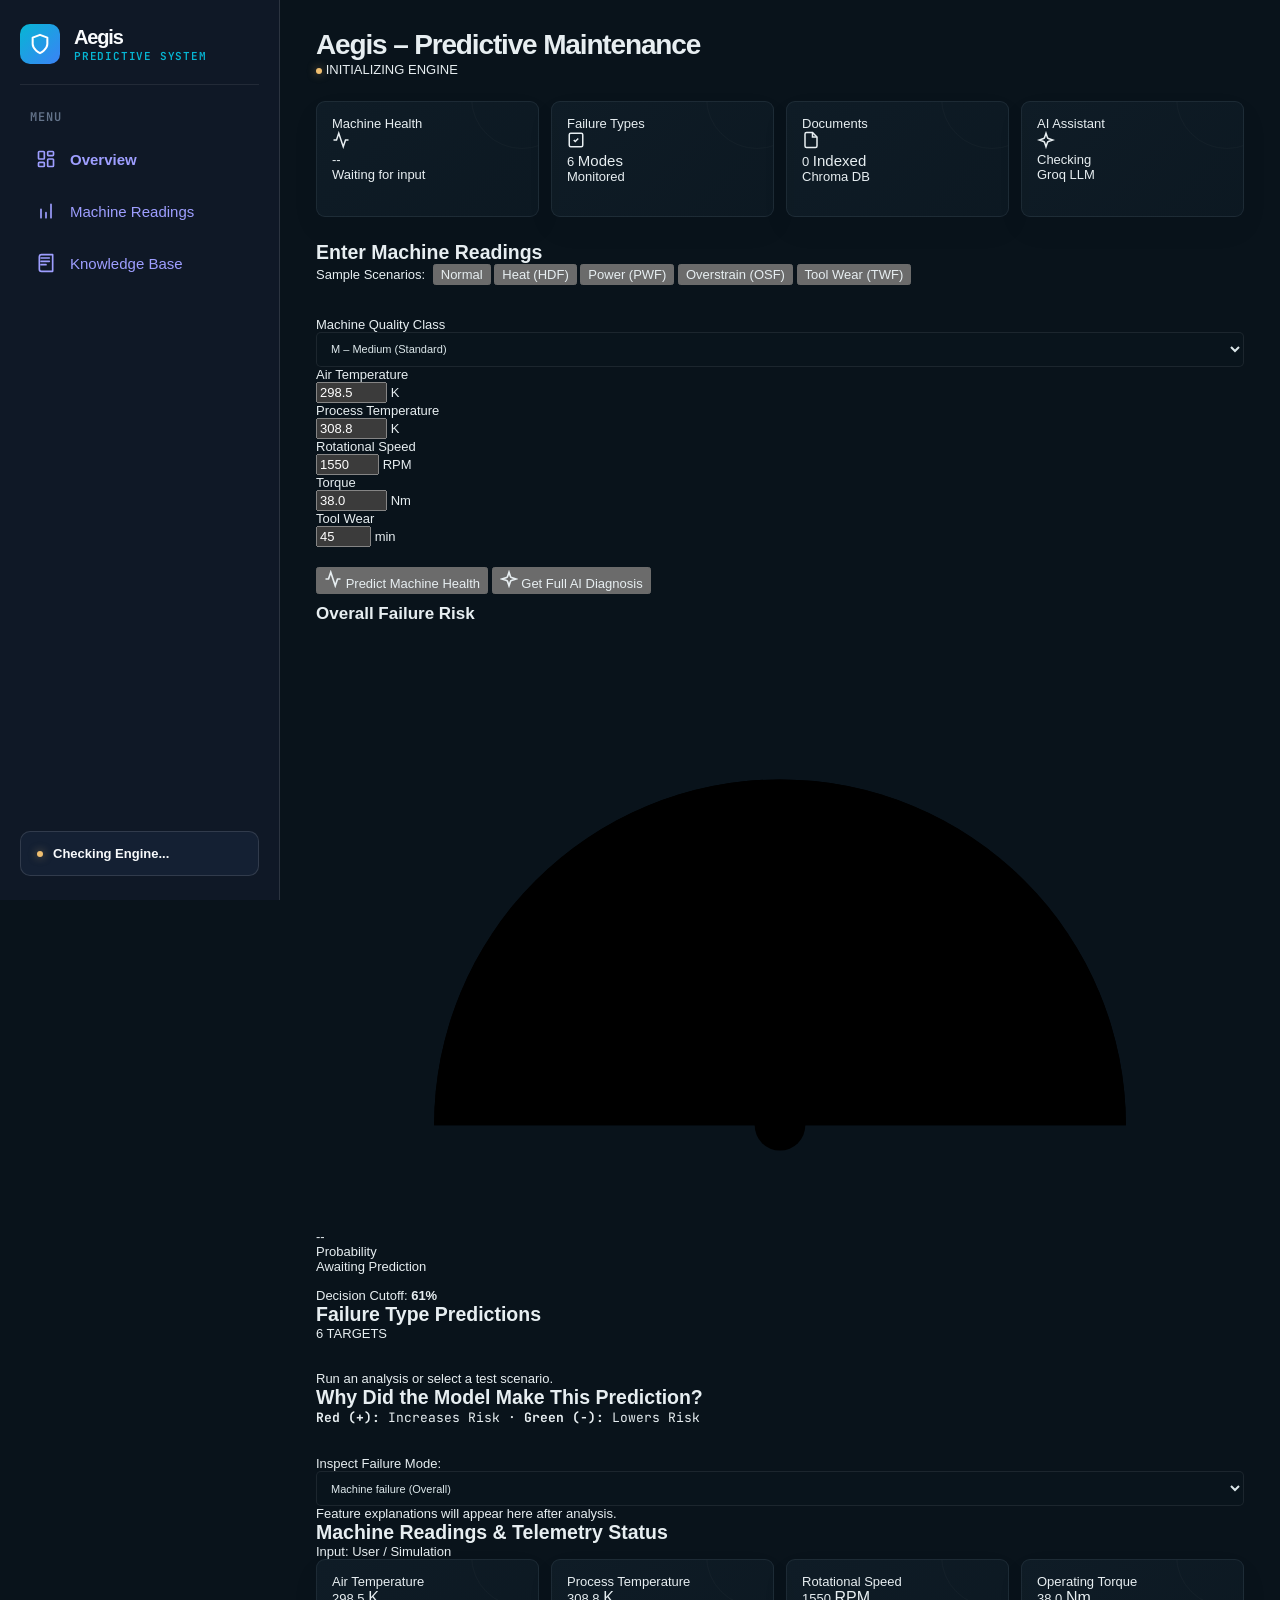
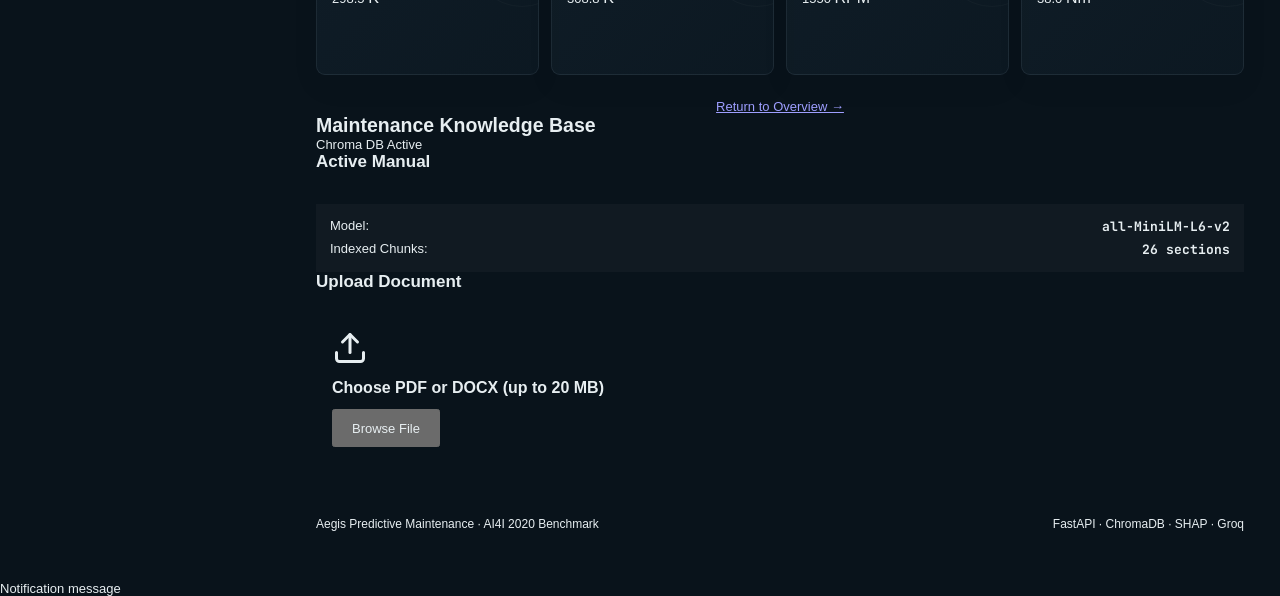
<file: prdictive maintance/static/index.html>
<!DOCTYPE html>
<html lang="en">
<head>
  <meta charset="UTF-8">
  <meta name="viewport" content="width=device-width, initial-scale=1.0">
  <meta name="theme-color" content="#0c131f">
  <title>Aegis | Predictive Maintenance System</title>
  
  <!-- Modern Inter & JetBrains Mono Typography -->
  <link rel="preconnect" href="https://fonts.googleapis.com">
  <link rel="preconnect" href="https://fonts.gstatic.com" crossorigin>
  <link href="https://fonts.googleapis.com/css2?family=Inter:wght@400;500;600;700;800&family=JetBrains+Mono:wght@400;500;600&display=swap" rel="stylesheet">
  
  <!-- Cache-Busting Version Query Parameter -->
  <link rel="stylesheet" href="/static/styles.css?v=5.1">
</head>
<body>
  <div class="app-shell" style="display: flex; min-height: 100vh;">
    
    <!-- Sidebar Navigation -->
    <aside class="sidebar" style="width: 280px; position: fixed; top: 0; bottom: 0; left: 0; z-index: 100; background-color: #0f1826; border-right: 1px solid rgba(255,255,255,0.12); padding: 24px 20px; display: flex; flex-direction: column;">
      <a class="brand-container" href="#overview" style="display: flex; align-items: center; gap: 14px; padding-bottom: 20px; border-bottom: 1px solid rgba(255,255,255,0.08); margin-bottom: 24px; text-decoration: none;">
        <div class="brand-logo-icon" style="width: 40px; height: 40px; min-width: 40px; min-height: 40px; background: linear-gradient(135deg, #06b6d4, #3b82f6); border-radius: 10px; display: flex; align-items: center; justify-content: center; color: white;">
          <svg viewBox="0 0 24 24" width="22" height="22" stroke="currentColor" stroke-width="2.2" fill="none" stroke-linecap="round" stroke-linejoin="round" style="width: 22px; height: 22px;">
            <path d="M12 22s8-4 8-10V5l-8-3-8 3v7c0 6 8 10 8 10z"/>
          </svg>
        </div>
        <div class="brand-text">
          <h1 style="font-size: 20px; font-weight: 800; color: #f8fafc; margin: 0; line-height: 1.2;">Aegis</h1>
          <p style="font-size: 11px; font-family: 'JetBrains Mono', monospace; color: #06b6d4; text-transform: uppercase; margin: 0; letter-spacing: 0.8px; font-weight: 600;">Predictive System</p>
        </div>
      </a>

      <div class="nav-section-title" style="font-size: 12px; font-family: 'JetBrains Mono', monospace; text-transform: uppercase; letter-spacing: 1px; color: #64748b; margin-bottom: 12px; padding-left: 10px; font-weight: 600;">Menu</div>
      
      <ul class="nav-list" style="list-style: none; padding: 0; margin: 0; display: flex; flex-direction: column; gap: 8px;">
        <li style="list-style: none;">
          <a class="nav-item-link active" href="#overview" data-view="overview" style="display: flex; align-items: center; gap: 14px; padding: 12px 16px; text-decoration: none; border-radius: 10px; font-size: 15px; font-weight: 600;">
            <svg width="20" height="20" viewBox="0 0 24 24" fill="none" stroke="currentColor" stroke-width="2" stroke-linecap="round" stroke-linejoin="round" style="width: 20px; height: 20px; flex-shrink: 0;">
              <rect width="7" height="9" x="3" y="3" rx="1"/>
              <rect width="7" height="5" x="14" y="3" rx="1"/>
              <rect width="7" height="9" x="14" y="12" rx="1"/>
              <rect width="7" height="5" x="3" y="16" rx="1"/>
            </svg>
            <span>Overview</span>
          </a>
        </li>
        <li style="list-style: none;">
          <a class="nav-item-link" href="#readings" data-view="readings" style="display: flex; align-items: center; gap: 14px; padding: 12px 16px; text-decoration: none; border-radius: 10px; font-size: 15px; font-weight: 500;">
            <svg width="20" height="20" viewBox="0 0 24 24" fill="none" stroke="currentColor" stroke-width="2" stroke-linecap="round" stroke-linejoin="round" style="width: 20px; height: 20px; flex-shrink: 0;">
              <path d="M12 20v-6M6 20V10M18 20V4"/>
            </svg>
            <span>Machine Readings</span>
          </a>
        </li>
        <li style="list-style: none;">
          <a class="nav-item-link" href="#knowledge" data-view="knowledge" style="display: flex; align-items: center; gap: 14px; padding: 12px 16px; text-decoration: none; border-radius: 10px; font-size: 15px; font-weight: 500;">
            <svg width="20" height="20" viewBox="0 0 24 24" fill="none" stroke="currentColor" stroke-width="2" stroke-linecap="round" stroke-linejoin="round" style="width: 20px; height: 20px; flex-shrink: 0;">
              <path d="M4 19.5v-15A2.5 2.5 0 0 1 6.5 2H20v20H6.5a2.5 2.5 0 0 1-2.5-2.5Z"/>
              <path d="M6 6h10M6 10h10M6 14h6"/>
            </svg>
            <span>Knowledge Base</span>
          </a>
        </li>
      </ul>

      <!-- System Status Footer in Sidebar -->
      <div class="sidebar-status-card" style="margin-top: auto; padding: 14px 16px; background-color: #142033; border-radius: 10px; border: 1px solid rgba(255,255,255,0.12);">
        <div class="status-indicator" style="display: flex; align-items: center; gap: 10px;">
          <span id="connectionDot" class="status-dot"></span>
          <span id="connectionText" class="status-title" style="font-size: 13px; font-weight: 600; color: #f8fafc;">Checking Engine...</span>
        </div>
      </div>
    </aside>

    <!-- Main Content Area -->
    <main class="main main-wrapper" style="margin-left: 280px; flex: 1; min-width: 0; padding: 28px 36px 50px; max-width: 1440px;">
      
      <!-- Top Page Header -->
      <header class="page-header" style="margin-bottom: 24px;">
        <div class="page-header-text">
          <h1 style="margin: 0; font-size: 28px;">Aegis – Predictive Maintenance</h1>
        </div>
        <div class="header-status-badge">
          <span id="engineBadgeDot" class="status-dot"></span>
          <span id="engineBadge">INITIALIZING ENGINE</span>
        </div>
      </header>

      <!-- VIEW 1: OVERVIEW DASHBOARD -->
      <section id="view-overview" class="app-view active">
        
        <!-- Summary Cards Grid -->
        <div class="summary-grid" style="margin-bottom: 24px;">
          <!-- Summary Card 1: Machine Health -->
          <article class="summary-card">
            <div class="summary-card-header">
              <span class="summary-card-title">Machine Health</span>
              <div class="summary-card-icon teal">
                <svg width="18" height="18" viewBox="0 0 24 24" fill="none" stroke="currentColor" stroke-width="2"><path d="M22 12h-4l-3 9L9 3l-3 9H2"/></svg>
              </div>
            </div>
            <div class="summary-card-value">
              <span id="summaryRiskVal">--</span>
            </div>
            <div>
              <span id="summaryRiskBadge" class="status-pill neutral">Waiting for input</span>
            </div>
          </article>

          <!-- Summary Card 2: Failure Types Checked -->
          <article class="summary-card">
            <div class="summary-card-header">
              <span class="summary-card-title">Failure Types</span>
              <div class="summary-card-icon blue">
                <svg width="18" height="18" viewBox="0 0 24 24" fill="none" stroke="currentColor" stroke-width="2"><rect x="3" y="3" width="18" height="18" rx="2"/><path d="m9 12 2 2 4-4"/></svg>
              </div>
            </div>
            <div class="summary-card-value">
              <span>6</span>
              <span style="font-size: 15px; color: var(--text-muted); font-weight: 500;">Modes</span>
            </div>
            <div>
              <span class="status-pill normal">Monitored</span>
            </div>
          </article>

          <!-- Summary Card 3: Maintenance Documents -->
          <article class="summary-card">
            <div class="summary-card-header">
              <span class="summary-card-title">Documents</span>
              <div class="summary-card-icon green">
                <svg width="18" height="18" viewBox="0 0 24 24" fill="none" stroke="currentColor" stroke-width="2"><path d="M14 2H6a2 2 0 0 0-2 2v16a2 2 0 0 0 2 2h12a2 2 0 0 0 2-2V8z"/><polyline points="14 2 14 8 20 8"/></svg>
              </div>
            </div>
            <div class="summary-card-value">
              <span id="summaryDocCount">0</span>
              <span style="font-size: 15px; color: var(--text-muted); font-weight: 500;">Indexed</span>
            </div>
            <div>
              <span id="summaryDocStatus" class="status-pill neutral">Chroma DB</span>
            </div>
          </article>

          <!-- Summary Card 4: AI Assistant -->
          <article class="summary-card">
            <div class="summary-card-header">
              <span class="summary-card-title">AI Assistant</span>
              <div class="summary-card-icon amber">
                <svg width="18" height="18" viewBox="0 0 24 24" fill="none" stroke="currentColor" stroke-width="2"><path d="m12 3-1.9 5.8a2 2 0 0 1-1.3 1.3L3 12l5.8 1.9a2 2 0 0 1 1.3 1.3L12 21l1.9-5.8a2 2 0 0 1 1.3-1.3L21 12l-5.8-1.9a2 2 0 0 1-1.3-1.3Z"/></svg>
              </div>
            </div>
            <div class="summary-card-value">
              <span id="summaryLlmStatus">Checking</span>
            </div>
            <div>
              <span id="summaryLlmBadge" class="status-pill neutral">Groq LLM</span>
            </div>
          </article>
        </div>

        <!-- Machine Readings Card -->
        <div class="card-panel">
          <div class="card-panel-header" style="margin-bottom: 18px; padding-bottom: 14px;">
            <div class="card-panel-header-text">
              <h2>Enter Machine Readings</h2>
            </div>
            <!-- Preset Scenario Bar -->
            <div class="preset-pills">
              <span style="font-size: 13px; color: var(--text-muted); font-weight: 500; align-self: center; margin-right: 4px;">Sample Scenarios:</span>
              <button class="preset-btn active" type="button" data-scenario="normal" title="Load Normal Safe Operation readings">Normal</button>
              <button class="preset-btn" type="button" data-scenario="hdf" title="Load Heat Dissipation Failure readings">Heat (HDF)</button>
              <button class="preset-btn" type="button" data-scenario="pwf" title="Load Power Failure readings">Power (PWF)</button>
              <button class="preset-btn" type="button" data-scenario="osf" title="Load Overstrain Failure readings">Overstrain (OSF)</button>
              <button class="preset-btn" type="button" data-scenario="twf" title="Load Tool Wear Failure readings">Tool Wear (TWF)</button>
            </div>
          </div>

          <!-- Form Fields Grid -->
          <form id="sensorForm">
            <div class="form-grid-two-column" style="margin-bottom: 20px;">
              <!-- Machine Type -->
              <div class="input-field-group">
                <label class="input-label" for="machineTypeInput">Machine Quality Class</label>
                <div class="input-control-wrap">
                  <select id="machineTypeInput" name="machine_type" class="form-select">
                    <option value="L">L – Low (High Workload Risk)</option>
                    <option value="M" selected>M – Medium (Standard)</option>
                    <option value="H">H – High (Heavy-Duty)</option>
                  </select>
                </div>
              </div>

              <!-- Air Temperature -->
              <div class="input-field-group">
                <label class="input-label" for="airTempInput">Air Temperature</label>
                <div class="input-control-wrap">
                  <input id="airTempInput" name="air_temperature_k" type="number" min="250" max="350" step="0.1" value="298.5" class="form-input" required>
                  <span class="input-unit-badge">K</span>
                </div>
              </div>

              <!-- Process Temperature -->
              <div class="input-field-group">
                <label class="input-label" for="processTempInput">Process Temperature</label>
                <div class="input-control-wrap">
                  <input id="processTempInput" name="process_temperature_k" type="number" min="250" max="400" step="0.1" value="308.8" class="form-input" required>
                  <span class="input-unit-badge">K</span>
                </div>
              </div>

              <!-- Rotational Speed -->
              <div class="input-field-group">
                <label class="input-label" for="rotSpeedInput">Rotational Speed</label>
                <div class="input-control-wrap">
                  <input id="rotSpeedInput" name="rotational_speed_rpm" type="number" min="0" max="5000" step="1" value="1550" class="form-input" required>
                  <span class="input-unit-badge">RPM</span>
                </div>
              </div>

              <!-- Torque -->
              <div class="input-field-group">
                <label class="input-label" for="torqueInput">Torque</label>
                <div class="input-control-wrap">
                  <input id="torqueInput" name="torque_nm" type="number" min="0" max="200" step="0.1" value="38.0" class="form-input" required>
                  <span class="input-unit-badge">Nm</span>
                </div>
              </div>

              <!-- Tool Wear -->
              <div class="input-field-group">
                <label class="input-label" for="toolWearInput">Tool Wear</label>
                <div class="input-control-wrap">
                  <input id="toolWearInput" name="tool_wear_min" type="number" min="0" max="300" step="1" value="45" class="form-input" required>
                  <span class="input-unit-badge">min</span>
                </div>
              </div>
            </div>

            <!-- Action Buttons -->
            <div class="action-button-row">
              <button id="predictButton" class="btn btn-primary" type="button">
                <svg width="18" height="18" viewBox="0 0 24 24" fill="none" stroke="currentColor" stroke-width="2.2"><path d="M22 12h-4l-3 9L9 3l-3 9H2"/></svg>
                <span>Predict Machine Health</span>
              </button>
              <button id="diagnoseButton" class="btn btn-secondary" type="button">
                <svg width="18" height="18" viewBox="0 0 24 24" fill="none" stroke="currentColor" stroke-width="2.2"><path d="m12 3-1.9 5.8a2 2 0 0 1-1.3 1.3L3 12l5.8 1.9a2 2 0 0 1 1.3 1.3L12 21l1.9-5.8a2 2 0 0 1 1.3-1.3L21 12l-5.8-1.9a2 2 0 0 1-1.3-1.3Z"/></svg>
                <span>Get Full AI Diagnosis</span>
              </button>
            </div>
            <div id="formError" style="color: var(--status-alert); font-size: 14px; margin-top: 10px; font-weight: 500;"></div>
          </form>
        </div>

        <!-- Machine Health Results Section -->
        <div id="resultsSection" class="results-container">
          
          <!-- Failure Probability Gauge Card -->
          <div class="risk-gauge-card">
            <h3 style="font-size: 17px; font-weight: 700; color: var(--text-main); margin-bottom: 12px;">Overall Failure Risk</h3>
            
            <div class="gauge-svg-wrapper">
              <svg class="gauge-svg" viewBox="0 0 220 140">
                <defs>
                  <linearGradient id="gaugeGradient" x1="0%" y1="0%" x2="100%" y2="0%">
                    <stop offset="0%" stop-color="#10b981"/>
                    <stop offset="55%" stop-color="#f59e0b"/>
                    <stop offset="100%" stop-color="#ef4444"/>
                  </linearGradient>
                </defs>
                <path class="gauge-track-arc" d="M 28 116 A 82 82 0 0 1 192 116"/>
                <path id="gaugeProgress" class="gauge-fill-arc" d="M 28 116 A 82 82 0 0 1 192 116"/>
                <line id="gaugeNeedle" x1="110" y1="116" x2="110" y2="53" class="gauge-needle-line"/>
                <circle cx="110" cy="116" r="6" class="gauge-center-circle"/>
              </svg>
            </div>

            <div id="gaugeNumber" class="gauge-display-number">--</div>
            <div class="gauge-display-label">Probability</div>
            
            <div id="riskStatusPill" class="status-pill neutral" style="margin-bottom: 14px;">
              Awaiting Prediction
            </div>

            <div class="threshold-info-box" style="margin-bottom: 0;">
              <span>Decision Cutoff:</span>
              <strong id="thresholdValue">61%</strong>
            </div>
          </div>

          <!-- Failure Type Predictions Card Grid -->
          <div class="card-panel" style="margin-bottom: 0;">
            <div class="card-panel-header" style="margin-bottom: 18px; padding-bottom: 12px;">
              <div class="card-panel-header-text">
                <h2>Failure Type Predictions</h2>
              </div>
              <span id="failureTargetsCountBadge" class="status-pill neutral">6 TARGETS</span>
            </div>

            <div id="failureModesContainer" class="failure-types-grid">
              <div class="empty-state-card" style="grid-column: 1 / -1;">
                Run an analysis or select a test scenario.
              </div>
            </div>
          </div>
        </div>

        <!-- SHAP Prediction Explanation Card -->
        <div class="card-panel">
          <div class="card-panel-header" style="margin-bottom: 18px; padding-bottom: 12px;">
            <div class="card-panel-header-text">
              <h2>Why Did the Model Make This Prediction?</h2>
            </div>
            <span style="font-size: 13px; color: var(--text-muted); font-family: 'JetBrains Mono', monospace;">
              <span style="color: var(--status-alert); font-weight: bold;">Red (+):</span> Increases Risk &middot; 
              <span style="color: var(--status-normal); font-weight: bold;">Green (&minus;):</span> Lowers Risk
            </span>
          </div>

          <div class="shap-toolbar">
            <label for="shapTargetSelect">Inspect Failure Mode:</label>
            <select id="shapTargetSelect" class="shap-select">
              <option value="Machine failure">Machine failure (Overall)</option>
              <option value="HDF">Heat dissipation failure (HDF)</option>
              <option value="PWF">Power failure (PWF)</option>
              <option value="OSF">Overstrain failure (OSF)</option>
              <option value="TWF">Tool wear failure (TWF)</option>
              <option value="RNF">Random failure (RNF)</option>
            </select>
          </div>

          <div id="shapContainer">
            <div class="empty-state-card">
              Feature explanations will appear here after analysis.
            </div>
          </div>
        </div>

        <!-- AI Assistant Decision Support Panel -->
        <div id="aiDiagnosisSection" class="diagnosis-panel-wrapper" style="display: none;">
          <div class="card-panel-header" style="border-bottom-color: rgba(139, 92, 246, 0.2); margin-bottom: 18px; padding-bottom: 12px;">
            <div class="card-panel-header-text">
              <h2 style="color: #c4b5fd;">AI Maintenance Assistant</h2>
            </div>
            <span id="faithfulnessBadge" class="status-pill normal">VERIFIED EVIDENCE</span>
          </div>

          <div class="diagnosis-content-grid">
            <!-- Left: Diagnosis Text -->
            <div>
              <h4 style="font-size: 14px; font-weight: 700; color: var(--text-secondary); text-transform: uppercase; margin-bottom: 8px; letter-spacing: 0.5px;">Assessment</h4>
              <div id="diagnosisBodyText" class="diagnosis-text-box"></div>
            </div>

            <!-- Right: Recommended Actions -->
            <div class="actions-checklist-card">
              <h4>Action Checklist</h4>
              <div id="actionsListContainer"></div>
              <div id="evidenceGapsBox" style="margin-top: 14px; font-size: 13px; color: var(--status-caution); display: none;"></div>
            </div>
          </div>

          <!-- Faithfulness Summary Line -->
          <div id="faithfulnessSummaryLine" style="padding: 10px 14px; background-color: rgba(0,0,0,0.3); border-radius: var(--radius-md); font-size: 13px; color: var(--text-secondary); margin-bottom: 16px;"></div>

          <!-- Retrieved Sources -->
          <h4 style="font-size: 14px; font-weight: 700; color: var(--teal-primary); text-transform: uppercase; margin-bottom: 10px; letter-spacing: 0.5px;">Retrieved Sources (ChromaDB)</h4>
          <div id="retrievedSourcesGrid" class="retrieved-sources-grid"></div>
        </div>

      </section>

      <!-- VIEW 2: MACHINE READINGS & TELEMETRY -->
      <section id="view-readings" class="app-view">
        <div class="card-panel">
          <div class="card-panel-header">
            <div class="card-panel-header-text">
              <h2>Machine Readings &amp; Telemetry Status</h2>
            </div>
            <span class="status-pill normal">Input: User / Simulation</span>
          </div>

          <div class="summary-grid" style="margin-bottom: 24px;">
            <div class="summary-card">
              <span class="summary-card-title">Air Temperature</span>
              <div class="summary-card-value"><span id="telemetryAirTemp">298.5</span> <span style="font-size: 16px; color: var(--teal-primary);">K</span></div>
            </div>
            <div class="summary-card">
              <span class="summary-card-title">Process Temperature</span>
              <div class="summary-card-value"><span id="telemetryProcTemp">308.8</span> <span style="font-size: 16px; color: var(--teal-primary);">K</span></div>
            </div>
            <div class="summary-card">
              <span class="summary-card-title">Rotational Speed</span>
              <div class="summary-card-value"><span id="telemetrySpeed">1550</span> <span style="font-size: 16px; color: var(--teal-primary);">RPM</span></div>
            </div>
            <div class="summary-card">
              <span class="summary-card-title">Operating Torque</span>
              <div class="summary-card-value"><span id="telemetryTorque">38.0</span> <span style="font-size: 16px; color: var(--teal-primary);">Nm</span></div>
            </div>
          </div>

          <div style="text-align: center;">
            <a href="#overview" class="btn btn-primary" style="display: inline-flex;">
              Return to Overview &rarr;
            </a>
          </div>
        </div>
      </section>

      <!-- VIEW 3: MAINTENANCE KNOWLEDGE BASE -->
      <section id="view-knowledge" class="app-view">
        <div class="card-panel">
          <div class="card-panel-header">
            <div class="card-panel-header-text">
              <h2>Maintenance Knowledge Base</h2>
            </div>
            <span id="vectorStatusBadge" class="status-pill normal">Chroma DB Active</span>
          </div>

          <div class="knowledge-layout-grid">
            <!-- Active Manual Card -->
            <div class="active-document-card">
              <h3 style="font-size: 17px; font-weight: 700; color: var(--text-main); margin-bottom: 14px;">Active Manual</h3>
              <div id="documentChipsContainer" style="display: flex; flex-direction: column; gap: 8px; margin-bottom: 18px;"></div>

              <div style="background-color: rgba(255, 255, 255, 0.03); border: 1px solid var(--border-subtle); border-radius: var(--radius-md); padding: 14px;">
                <div style="display: flex; justify-content: space-between; margin-bottom: 6px; font-size: 13px;">
                  <span style="color: var(--text-muted);">Model:</span>
                  <strong style="color: var(--text-main); font-family: 'JetBrains Mono', monospace;">all-MiniLM-L6-v2</strong>
                </div>
                <div style="display: flex; justify-content: space-between; font-size: 13px;">
                  <span style="color: var(--text-muted);">Indexed Chunks:</span>
                  <strong id="knowledgeChunkCount" style="color: var(--teal-primary); font-family: 'JetBrains Mono', monospace;">26 sections</strong>
                </div>
              </div>
            </div>

            <!-- Upload & Replace Card -->
            <div class="active-document-card">
              <h3 style="font-size: 17px; font-weight: 700; color: var(--text-main); margin-bottom: 14px;">Upload Document</h3>

              <div id="manualDropzone" class="upload-dropzone" style="padding: 24px 16px;">
                <svg viewBox="0 0 24 24" fill="none" stroke="currentColor" stroke-width="2" stroke-linecap="round" stroke-linejoin="round" style="width: 36px; height: 36px; margin-bottom: 10px;">
                  <path d="M21 15v4a2 2 0 0 1-2 2H5a2 2 0 0 1-2-2v-4"/>
                  <polyline points="17 8 12 3 7 8"/>
                  <line x1="12" y1="3" x2="12" y2="15"/>
                </svg>
                <h3 style="font-size: 16px; margin-bottom: 12px;">Choose PDF or DOCX (up to 20 MB)</h3>
                <button id="manualUploadButton" class="btn btn-primary" type="button" style="height: 38px; font-size: 13px; padding: 0 18px;">
                  Browse File
                </button>
                <input id="manualInput" type="file" accept=".pdf,.docx,application/pdf,application/vnd.openxmlformats-officedocument.wordprocessingml.document" hidden>
              </div>
            </div>
          </div>
        </div>
      </section>

      <!-- Clean Minimal Footer -->
      <footer style="margin-top: 30px; padding-top: 16px; border-top: 1px solid var(--border-subtle); display: flex; justify-content: space-between; align-items: center; font-size: 12px; color: var(--text-muted);">
        <span>Aegis Predictive Maintenance &middot; AI4I 2020 Benchmark</span>
        <span>FastAPI &middot; ChromaDB &middot; SHAP &middot; Groq</span>
      </footer>

    </main>
  </div>

  <!-- Toast Notification Alert -->
  <div id="toast" class="toast-alert" role="status">
    <span id="toastIcon"></span>
    <span id="toastMessage">Notification message</span>
  </div>

  <!-- Client Application Script with Cache-Buster -->
  <script src="/static/app.js?v=5.1"></script>
</body>
</html>
</file>
<file: static/styles.css>
:root {
  color-scheme: dark;
  --bg: #09131b;
  --panel: rgba(15, 27, 37, .88);
  --panel-strong: #101e28;
  --border: rgba(159, 188, 203, .105);
  --text: #e7eef1;
  --muted: #82939d;
  --dim: #53636e;
  --cyan: #67d9cb;
  --green: #69d6a8;
  --amber: #f0bf70;
  --red: #ff7b82;
  --violet: #aaa1ff;
  --mono: "DM Mono", Consolas, monospace;
  --sans: "DM Sans", "Segoe UI", sans-serif;
  --display: Manrope, "Segoe UI", sans-serif;
}

* { box-sizing: border-box; }
html { scroll-behavior: smooth; }
body { margin: 0; min-width: 360px; min-height: 100vh; color: var(--text); background: var(--bg); font-family: var(--sans); font-size: 13px; overflow-x: hidden; }
button, input, select { font: inherit; }
button { color: inherit; }
.ambient { position: fixed; z-index: -1; width: 540px; height: 540px; border-radius: 50%; filter: blur(115px); opacity: .09; pointer-events: none; animation: drift 18s ease-in-out infinite alternate; }
.ambient-one { top: -300px; left: 21%; background: #00c6ba; }
.ambient-two { right: -390px; top: 33%; background: #725dea; animation-delay: -7s; }
@keyframes drift { to { transform: translate3d(80px, 100px, 0) scale(1.13); } }
.shell { max-width: 1600px; margin: 0 auto; min-height: 100vh; }
.sidebar { position: fixed; z-index: 4; display: flex; flex-direction: column; width: 222px; height: 100vh; padding: 27px 15px 19px; border-right: 1px solid var(--border); background: rgba(8, 17, 24, .81); backdrop-filter: blur(18px); }
.brand { display: flex; align-items: center; gap: 12px; padding: 0 11px 40px; color: var(--text); text-decoration: none; }
.brand-mark { width: 25px; height: 26px; display: flex; align-items: center; gap: 3px; justify-content: center; transform: skew(-13deg); }
.brand-mark span { display: block; width: 5px; border-radius: 5px; background: var(--cyan); box-shadow: 0 0 13px #67d9cb44; }
.brand-mark span:nth-child(1) { height: 13px; opacity: .62; }.brand-mark span:nth-child(2) { height: 23px; }.brand-mark span:nth-child(3) { height: 17px; opacity: .78; }
.brand-name { font-family: var(--display); font-size: 22px; font-weight: 800; letter-spacing: -.9px; }.brand-name span { color: var(--cyan); }
.sidebar-label, .eyebrow, .breadcrumbs, .summary-kicker, .field-label, .sidebar-version, .model-badge, .live-pill, .manual-tag, .mode-count, .shap-badge, .knowledge-hint, .footer, .utc-clock { font-family: var(--mono); letter-spacing: .075em; }
.sidebar-label { padding: 0 12px 12px; color: #53636d; font-size: 9px; }
.nav-link { position: relative; display: flex; align-items: center; gap: 12px; height: 40px; margin: 2px 0; padding: 0 12px; color: #84939c; font-size: 12px; text-decoration: none; border: 1px solid transparent; border-radius: 7px; transition: .2s ease; }
.nav-link:hover { color: var(--text); background: #ffffff08; }.nav-link.active { color: #dce8e9; background: linear-gradient(90deg, #67d9cb12, #67d9cb04); border-color: #67d9cb15; }
.nav-icon { width: 16px; color: #68808a; font-size: 15px; text-align: center; }.active .nav-icon { color: var(--cyan); }.nav-dot { width: 4px; height: 4px; margin-left: auto; border-radius: 50%; background: var(--cyan); box-shadow: 0 0 8px var(--cyan); opacity: 0; }.active .nav-dot { opacity: 1; }
.sidebar-bottom { margin-top: auto; padding: 14px 10px 0; border-top: 1px solid var(--border); }
.connection { display: flex; align-items: center; gap: 8px; padding-bottom: 20px; color: #98a8af; font-size: 11px; }.status-dot, .clock-dot, .pulse-dot { width: 6px; height: 6px; display: inline-block; flex: 0 0 auto; border-radius: 50%; background: var(--amber); box-shadow: 0 0 9px #f0bf7080; }.status-dot.ready { background: var(--green); box-shadow: 0 0 9px #69d6a880; }.status-dot.error { background: var(--red); }
.sidebar-version { display: flex; justify-content: space-between; color: #53636d; font-size: 8px; }.sidebar-version span { color: #81939d; }
.main { margin-left: 222px; padding: 0 47px 26px; max-width: 1390px; }
.topbar { height: 62px; display: flex; align-items: center; justify-content: space-between; border-bottom: 1px solid var(--border); }
.breadcrumbs { color: #62727c; font-size: 9px; }.breadcrumbs span { margin: 0 9px; color: #43515a; }.breadcrumbs b { color: #b6c4ca; font-weight: 400; }
.topbar-right { display: flex; align-items: center; gap: 17px; }.utc-clock { display: flex; align-items: center; gap: 7px; color: #72838c; font-size: 9px; }.clock-dot { width: 4px; height: 4px; background: var(--cyan); box-shadow: 0 0 8px var(--cyan); }
.avatar { width: 27px; height: 27px; display: grid; place-items: center; color: #b5c3c9; border: 1px solid #ffffff15; border-radius: 50%; background: #ffffff08; font-size: 9px; }
.page-heading { display: flex; align-items: flex-end; justify-content: space-between; gap: 20px; padding: 32px 0 23px; }
.eyebrow { color: #76909a; font-size: 9px; }.eyebrow-line { display: inline-block; width: 16px; height: 1px; margin: 0 7px 3px 0; background: var(--cyan); box-shadow: 0 0 7px var(--cyan); }
h1, h2, h3, p { margin: 0; }
h1 { margin-top: 10px; font-family: var(--display); font-size: clamp(23px, 2.8vw, 32px); line-height: 1.2; font-weight: 600; letter-spacing: -1.15px; }h1 span { color: #82949e; font-weight: 400; }
.page-heading p { margin-top: 8px; color: #81919a; font-size: 12px; }
.model-badge { display: flex; align-items: center; gap: 8px; margin-bottom: 2px; padding: 8px 10px; white-space: nowrap; color: #95a5ab; border: 1px solid var(--border); border-radius: 5px; background: #ffffff04; font-size: 8px; }.model-badge i { height: 11px; border-left: 1px solid var(--border); }.model-badge .pulse-dot { background: var(--amber); }.model-badge.ready .pulse-dot { background: var(--green); animation: pulse 2s infinite; }@keyframes pulse { 50% { box-shadow: 0 0 0 4px #69d6a819; } }
.summary-grid { display: grid; grid-template-columns: repeat(4, minmax(0, 1fr)); gap: 12px; }
.summary-card, .panel { position: relative; border: 1px solid var(--border); border-radius: 9px; background: linear-gradient(135deg, #101d27ed, #0d1922ed); box-shadow: 0 12px 30px #0000000c; }
.summary-card { min-height: 116px; padding: 14px 15px 12px; overflow: hidden; }.summary-card::after { position: absolute; right: -35px; top: -55px; width: 100px; height: 100px; border: 1px solid #ffffff07; border-radius: 50%; content: ""; }.summary-top { display: flex; align-items: center; gap: 8px; }.summary-icon { width: 20px; height: 20px; display: grid; place-items: center; border-radius: 5px; background: #ffffff09; font-size: 12px; }.summary-icon.cyan { color: var(--cyan); background: #67d9cb12; }.summary-icon.violet { color: var(--violet); background: #aaa1ff12; }.summary-icon.green { color: var(--green); background: #69d6a812; }.summary-icon.amber { color: var(--amber); background: #f0bf7012; }
.summary-kicker { color: #94a4ac; font-size: 8px; }.card-menu { margin-left: auto; color: #62737c; letter-spacing: 2px; }
.summary-value { display: flex; align-items: center; gap: 9px; min-height: 40px; padding: 5px 0 1px; font-family: var(--display); font-size: 25px; font-weight: 600; letter-spacing: -.8px; }.summary-value #llmStatus { font-family: var(--mono); font-size: 17px; letter-spacing: .02em; }.value-unit { padding-top: 7px; color: #72838b; font-family: var(--sans); font-size: 10px; font-weight: 400; letter-spacing: 0; }
.risk-tag { padding: 4px 6px; color: #84969e; border: 1px solid #ffffff12; border-radius: 3px; background: #ffffff06; font: 8px var(--mono); letter-spacing: .04em; }.risk-tag.high { color: var(--red); border-color: #ff7b8232; background: #ff7b820e; }.risk-tag.elevated { color: var(--amber); border-color: #f0bf7032; background: #f0bf700e; }.risk-tag.low { color: var(--green); border-color: #69d6a832; background: #69d6a80e; }
.summary-foot { display: flex; align-items: center; gap: 6px; min-height: 17px; color: #778991; font-size: 9px; white-space: nowrap; overflow: hidden; text-overflow: ellipsis; }.mini-sparkline { display: flex; align-items: center; gap: 2px; height: 12px; margin-right: 2px; }.mini-sparkline i { width: 3px; border-radius: 2px; background: #67d9cb66; }.mini-sparkline i:nth-child(3n+1) { height: 5px; }.mini-sparkline i:nth-child(3n+2) { height: 9px; }.mini-sparkline i:nth-child(3n) { height: 7px; }.foot-indicator { width: 5px; height: 5px; display: inline-block; flex: 0 0 auto; border-radius: 50%; }.green-dot { background: var(--green); }.amber-dot { background: var(--amber); }.red-dot { background: var(--red); }.violet-dot { background: var(--violet); }
.section-heading { display: flex; align-items: flex-end; justify-content: space-between; gap: 16px; margin: 26px 0 11px; }.section-heading h2 { margin-top: 5px; font-family: var(--display); font-size: 17px; font-weight: 600; letter-spacing: -.4px; }
.manual-tag { display: flex; align-items: center; gap: 8px; padding-bottom: 3px; color: #74858d; font-size: 8px; }.manual-icon { color: var(--cyan); font-size: 14px; }.tag-separator { height: 11px; margin: 0 2px; border-left: 1px solid var(--border); }
.workspace-grid { display: grid; grid-template-columns: minmax(0, 1.42fr) minmax(275px, .78fr); align-items: stretch; gap: 12px; }
.panel { padding: 17px 18px; }.panel-heading { display: flex; align-items: flex-start; justify-content: space-between; gap: 12px; }.panel-heading h3, .knowledge-copy h3 { font-family: var(--display); font-size: 13px; font-weight: 600; letter-spacing: -.15px; }.panel-heading p { margin-top: 5px; color: #778891; font-size: 10px; }.live-pill { display: flex; align-items: center; gap: 6px; padding: 5px 7px; color: #86cbbb; border: 1px solid #69d6a822; border-radius: 4px; background: #69d6a808; font-size: 8px; }.live-pill span { width: 4px; height: 4px; border-radius: 50%; background: var(--green); }
.sensor-panel { padding-bottom: 13px; }.machine-type-field { max-width: 220px; margin-top: 17px; }.field { display: flex; flex-direction: column; min-width: 0; gap: 6px; }.field-label { color: #9aa8ae; font-size: 8px; }.field-label small { color: #64737b; font-size: 8px; }
select, .input-wrap { width: 100%; height: 35px; border: 1px solid #ffffff14; border-radius: 5px; background: #09141c; color: #dce7ea; outline: none; transition: border .18s ease, box-shadow .18s ease; }select { padding: 0 10px; font-size: 11px; }select:focus, .input-wrap:focus-within { border-color: #67d9cb75; box-shadow: 0 0 0 3px #67d9cb0c; }.input-wrap { display: flex; align-items: center; padding: 0 9px; }.input-wrap input { width: 100%; min-width: 0; color: #e3edef; border: 0; outline: 0; background: transparent; font-family: var(--mono); font-size: 12px; }.input-wrap input::-webkit-inner-spin-button { opacity: .35; }.input-unit { padding-left: 7px; color: #667780; font-family: var(--mono); font-size: 8px; white-space: nowrap; }.field-range { color: #5c6e77; font-family: var(--mono); font-size: 8px; }
.sensor-fields { display: grid; grid-template-columns: repeat(2, minmax(0, 1fr)); gap: 14px 12px; margin-top: 14px; }.sensor-fields .field:last-child { grid-column: 1 / -1; max-width: calc(50% - 6px); }
.button-row { display: flex; gap: 8px; margin-top: 16px; }.button { min-height: 37px; display: inline-flex; align-items: center; justify-content: center; gap: 8px; padding: 0 12px; cursor: pointer; border: 1px solid transparent; border-radius: 5px; font-size: 10px; font-weight: 600; transition: transform .18s ease, background .18s ease, border .18s ease; }.button:hover:not(:disabled) { transform: translateY(-1px); }.button:disabled, .upload-button:has(+ input:disabled) { cursor: wait; opacity: .65; }.button-secondary { color: #c3d0d5; border-color: #ffffff17; background: #ffffff06; }.button-secondary:hover:not(:disabled) { background: #ffffff0b; }.button-primary { color: #071613; background: linear-gradient(115deg, #79e1cd, #55cdbd); box-shadow: 0 4px 17px #67d9cb1a; }.button-primary:hover:not(:disabled) { background: linear-gradient(115deg, #8cebd9, #62d8c8); }.button-icon { font-size: 13px; }.button-arrow { margin-left: 4px; font-size: 12px; }.privacy-note { margin-top: 12px; color: #657780; font-size: 9px; }.privacy-note span { margin-right: 5px; color: #82a6a4; }
.form-error { min-height: 0; color: var(--red); font-size: 10px; }.form-error:not(:empty) { padding-top: 9px; }
.risk-panel { padding-bottom: 13px; }.chart-menu { color: #829099; font-size: 10px; letter-spacing: 2px; }.gauge-wrap { position: relative; height: 183px; margin-top: 10px; }.gauge { position: absolute; top: 0; left: 50%; width: min(250px, 100%); height: 154px; overflow: visible; transform: translateX(-50%); }.gauge-track, .gauge-progress { fill: none; stroke-width: 10; stroke-linecap: round; }.gauge-track { stroke: #ffffff0c; }.gauge-progress { stroke: url(#gaugeGradient); stroke-dasharray: 258; stroke-dashoffset: 258; transition: stroke-dashoffset 1.15s cubic-bezier(.22,.8,.2,1); }.gauge-needle { stroke: #dae7e8; stroke-width: 2; stroke-linecap: round; transform-origin: 110px 116px; transform: rotate(-90deg); transition: transform 1.15s cubic-bezier(.22,.8,.2,1); }.gauge-center { fill: #dce8e9; }.gauge-value { position: absolute; top: 98px; left: 0; width: 100%; display: flex; align-items: center; flex-direction: column; }.gauge-value strong { font-family: var(--display); font-size: 29px; line-height: 1; font-weight: 600; letter-spacing: -1px; }.gauge-value span { margin-top: 5px; color: #84949b; font: 8px var(--mono); letter-spacing: .07em; }.gauge-label { position: absolute; top: 132px; color: #61727b; font: 8px var(--mono); }.gauge-label-low { left: 7%; }.gauge-label-high { right: 7%; }.threshold-row { display: flex; justify-content: space-between; gap: 8px; color: #85959c; font-size: 9px; }.threshold-row b { color: #d2dfe2; font-family: var(--mono); font-size: 9px; font-weight: 400; }.risk-divider { margin: 12px 0 10px; border-top: 1px solid var(--border); }.risk-legend { display: flex; justify-content: space-between; color: #83929a; font-size: 9px; }.risk-legend span { display: inline-flex; align-items: center; gap: 5px; }.legend-dot { width: 5px; height: 5px; border-radius: 50%; }.risk-disclaimer { margin-top: 11px; color: #63747d; font-size: 8px; text-align: center; }
.modes-panel, .explanation-panel { margin-top: 12px; }.modes-panel .panel-heading, .explanation-panel .panel-heading { align-items: center; }.mode-count, .shap-badge { padding: 5px 7px; color: #70818a; border: 1px solid var(--border); border-radius: 4px; font-size: 8px; white-space: nowrap; }.shap-badge { color: #c1b6ff; border-color: #aaa1ff30; background: #aaa1ff0b; }
.failure-modes { display: grid; grid-template-columns: repeat(3, minmax(0, 1fr)); gap: 9px; margin-top: 15px; }.mode-card { padding: 11px 11px 10px; border: 1px solid #ffffff0c; border-radius: 6px; background: #09151c99; animation: reveal .4s both; }.mode-card:nth-child(2) { animation-delay: .04s; }.mode-card:nth-child(3) { animation-delay: .08s; }.mode-card:nth-child(4) { animation-delay: .12s; }.mode-card:nth-child(5) { animation-delay: .16s; }.mode-card:nth-child(6) { animation-delay: .2s; }@keyframes reveal { from { opacity: 0; transform: translateY(5px); } to { opacity: 1; transform: translateY(0); } }
.mode-card-top { display: flex; justify-content: space-between; align-items: center; gap: 5px; }.mode-name { color: #bfcbd0; font-size: 9px; font-weight: 600; }.mode-status { padding: 3px 5px; color: var(--green); border-radius: 3px; background: #69d6a80e; font: 7px var(--mono); }.mode-status.alert { color: var(--amber); background: #f0bf700e; }.mode-number { margin-top: 8px; color: #e1eaec; font-family: var(--display); font-size: 20px; font-weight: 600; letter-spacing: -.6px; }.mode-number small { margin-left: 2px; color: #7e9098; font: 9px var(--mono); }.mode-track { height: 3px; margin-top: 8px; overflow: hidden; border-radius: 3px; background: #ffffff0d; }.mode-fill { height: 100%; width: 0; border-radius: 3px; background: var(--green); transition: width 1s cubic-bezier(.2,.8,.2,1); }.mode-fill.alert { background: var(--amber); }.mode-meta { display: flex; justify-content: space-between; gap: 4px; margin-top: 7px; color: #60717a; font: 7px var(--mono); }.empty-state { grid-column: 1/-1; min-height: 86px; display: flex; align-items: center; justify-content: center; gap: 10px; color: #75868e; font-size: 10px; }.empty-icon { color: #648e8b; font-size: 19px; }.empty-state.compact { min-height: 64px; }
.explanation-body { margin-top: 14px; }.explanation-toolbar { display: flex; align-items: center; gap: 8px; margin-bottom: 12px; color: #7e9099; font-size: 9px; }.explanation-toolbar select { width: auto; min-width: 155px; height: 28px; margin-left: auto; font-size: 9px; }.shap-list { display: grid; grid-template-columns: repeat(2, minmax(0, 1fr)); gap: 10px 23px; }.shap-row { display: grid; grid-template-columns: minmax(90px, 1.05fr) minmax(80px, 1fr) 40px; align-items: center; gap: 9px; min-width: 0; }.shap-feature { overflow: hidden; color: #a6b4b9; font-size: 9px; text-overflow: ellipsis; white-space: nowrap; }.shap-bar-track { height: 5px; position: relative; border-radius: 4px; background: linear-gradient(90deg, #ff7b8222 0 50%, #69d6a822 50%); }.shap-bar { position: absolute; top: 0; height: 5px; width: 0; border-radius: 4px; transition: width .8s ease; }.shap-bar.positive { left: 50%; background: var(--red); }.shap-bar.negative { right: 50%; background: var(--green); }.shap-value { color: #87979e; font: 8px var(--mono); text-align: right; }.explanation-note { margin-top: 12px; color: #63747d; font-size: 8px; }
.knowledge-heading { margin-top: 27px; }.knowledge-hint { color: #71838b; font-size: 8px; }.knowledge-panel { display: grid; grid-template-columns: minmax(0, 1fr) auto; gap: 14px; align-items: center; }.knowledge-copy { display: flex; align-items: flex-start; gap: 11px; }.knowledge-symbol { width: 29px; height: 29px; display: grid; place-items: center; flex: 0 0 auto; color: var(--cyan); border: 1px solid #67d9cb1e; border-radius: 6px; background: #67d9cb0b; font-size: 14px; }.knowledge-copy p { max-width: 690px; margin-top: 6px; color: #788992; font-size: 9px; line-height: 1.6; }.upload-button { min-height: 33px; display: inline-flex; align-items: center; justify-content: center; gap: 6px; padding: 0 10px; cursor: pointer; color: #c2d0d4; border: 1px solid #ffffff19; border-radius: 5px; background: #ffffff07; font-size: 9px; white-space: nowrap; transition: .18s; }.upload-button:hover { border-color: #67d9cb50; background: #67d9cb0b; }.upload-button span { color: var(--cyan); font-size: 13px; }.document-list { grid-column: 1 / -1; display: flex; flex-wrap: wrap; gap: 7px; }.document-empty { color: #677982; font-size: 9px; }.document-chip { display: flex; align-items: center; gap: 7px; max-width: 100%; padding: 6px 8px; color: #a6b6bb; border: 1px solid #ffffff12; border-radius: 4px; background: #ffffff05; font-size: 9px; }.document-chip .doc-type { color: var(--cyan); font: 8px var(--mono); text-transform: uppercase; }.document-chip button { padding: 0 1px; cursor: pointer; color: #819198; border: 0; background: none; font-size: 12px; }.document-chip button:hover { color: var(--red); }
.diagnosis-panel { margin-top: 12px; border-color: #67d9cb24; }.hidden { display: none !important; }.faithfulness-badge { padding: 5px 7px; color: var(--amber); border: 1px solid #f0bf7030; border-radius: 4px; background: #f0bf7008; font: 8px var(--mono); }.faithfulness-badge.verified { color: var(--green); border-color: #69d6a830; background: #69d6a808; }.faithfulness-badge.partial { color: var(--amber); }.faithfulness-badge.unverified { color: var(--red); border-color: #ff7b8230; background: #ff7b8208; }.diagnosis-body { display: grid; grid-template-columns: minmax(0, 1.3fr) minmax(190px, .7fr); gap: 17px; margin-top: 17px; }.verification-note { grid-column: 1/-1; padding: 9px 10px; color: #c6a96f; border: 1px solid #f0bf701b; border-radius: 5px; background: #f0bf7007; font-size: 9px; line-height: 1.5; }.diagnosis-text { color: #bdc9ce; font-size: 10px; line-height: 1.7; white-space: pre-wrap; }.diagnosis-text p { margin-bottom: 9px; }.diagnosis-text strong { color: #e6eef0; }.action-list h4, .source-heading { margin: 0 0 9px; color: #93a4ab; font: 8px var(--mono); letter-spacing: .07em; }.action-list ul { display: flex; flex-direction: column; gap: 8px; margin: 0; padding: 0; list-style: none; }.action-list li { position: relative; padding-left: 13px; color: #b9c5ca; font-size: 9px; line-height: 1.55; }.action-list li::before { position: absolute; top: 5px; left: 0; width: 4px; height: 4px; border-radius: 50%; background: var(--cyan); content: ""; }.evidence-gaps { margin-top: 13px; padding: 9px 10px; color: #c6a96f; border: 1px solid #f0bf701b; border-radius: 5px; background: #f0bf7007; font-size: 9px; }.faithfulness-summary { grid-column: 1/-1; padding-top: 11px; color: #82949b; border-top: 1px solid var(--border); font-size: 9px; }.sources-list { display: grid; grid-template-columns: repeat(2, minmax(0, 1fr)); gap: 8px; margin-top: 15px; }.source-card { padding: 9px; border: 1px solid #ffffff0d; border-radius: 5px; background: #ffffff04; }.source-card strong { display: block; margin-bottom: 5px; color: #b6c7cb; font-size: 9px; }.source-card p { color: #788b93; font-size: 8px; line-height: 1.55; }
.footer { display: flex; justify-content: space-between; gap: 10px; padding: 21px 2px 4px; color: #52636c; font-size: 7px; }.toast { position: fixed; right: 24px; bottom: 20px; z-index: 10; max-width: 360px; padding: 11px 14px; color: #dce7e9; border: 1px solid #ffffff20; border-radius: 6px; background: #13232d; box-shadow: 0 8px 35px #0008; font-size: 10px; opacity: 0; transform: translateY(8px); pointer-events: none; transition: .25s ease; }.toast.visible { opacity: 1; transform: translateY(0); }.toast.error { border-color: #ff7b8245; }.loading-spinner { width: 12px; height: 12px; border: 1.5px solid #08181250; border-top-color: #071613; border-radius: 50%; animation: spin .7s linear infinite; }@keyframes spin { to { transform: rotate(360deg); } }

@media (min-width: 1450px) { .main { padding-right: 62px; padding-left: 62px; } }
@media (max-width: 1100px) { .sidebar { width: 190px; }.main { margin-left: 190px; padding-right: 25px; padding-left: 25px; }.summary-grid { grid-template-columns: repeat(2, minmax(0, 1fr)); }.summary-card { min-height: 108px; } }
@media (max-width: 760px) { .sidebar { width: 55px; align-items: center; padding: 17px 6px 12px; }.brand { justify-content: center; padding: 0 0 27px; }.brand-name, .sidebar-label, .nav-link:not(.active), .nav-link.active { font-size: 0; }.nav-link { width: 38px; justify-content: center; padding: 0; }.nav-link .nav-icon { font-size: 16px; }.nav-dot { position: absolute; right: 5px; top: 7px; }.sidebar-bottom { width: 100%; padding: 12px 0 0; }.connection { justify-content: center; padding-bottom: 13px; }.connection span:last-child, .sidebar-version { display: none; }.main { margin-left: 55px; padding-right: 16px; padding-left: 16px; }.topbar { height: 52px; }.page-heading { align-items: flex-start; flex-direction: column; padding-top: 24px; }.model-badge { margin: 0; }.workspace-grid { grid-template-columns: 1fr; }.risk-panel { min-height: 340px; }.failure-modes { grid-template-columns: repeat(2, minmax(0, 1fr)); }.manual-tag { flex-wrap: wrap; justify-content: flex-end; max-width: 190px; font-size: 7px; }.knowledge-heading { align-items: flex-start; flex-direction: column; }.knowledge-hint { font-size: 7px; }.knowledge-panel { grid-template-columns: 1fr; }.upload-button { justify-self: start; }.diagnosis-body { grid-template-columns: 1fr; }.footer { flex-direction: column; }.shap-list { grid-template-columns: 1fr; } }
@media (max-width: 460px) { .main { padding-right: 11px; padding-left: 11px; }.summary-grid { gap: 7px; }.summary-card { min-height: 105px; padding: 11px 10px; }.summary-kicker { font-size: 7px; }.summary-foot { font-size: 8px; }.sensor-fields { gap: 12px 8px; }.button-row { flex-direction: column; }.button { min-height: 38px; }.panel { padding-right: 12px; padding-left: 12px; }.section-heading h2 { font-size: 16px; }.manual-tag { max-width: 145px; line-height: 1.5; }.failure-modes { gap: 7px; }.mode-card { padding: 9px 8px; }.mode-name { font-size: 8px; }.mode-status { font-size: 6px; }.sources-list { grid-template-columns: 1fr; } }
@media (prefers-reduced-motion: reduce) { *, *::before, *::after { scroll-behavior: auto !important; animation-duration: .01ms !important; animation-iteration-count: 1 !important; transition-duration: .01ms !important; } }
.vector-status { display: flex; align-items: center; gap: 8px; justify-self: end; color: #b7c5c8; font: 8px var(--mono); letter-spacing: .04em; }.vector-status-dot { width: 6px; height: 6px; border-radius: 50%; background: var(--amber); box-shadow: 0 0 8px #f0bf7070; }.vector-status-dot.ready { background: var(--green); box-shadow: 0 0 8px #69d6a870; }.document-local { margin-left: 4px; padding-left: 8px; color: #69818a; border-left: 1px solid var(--border); font: 7px var(--mono); }
</file>
